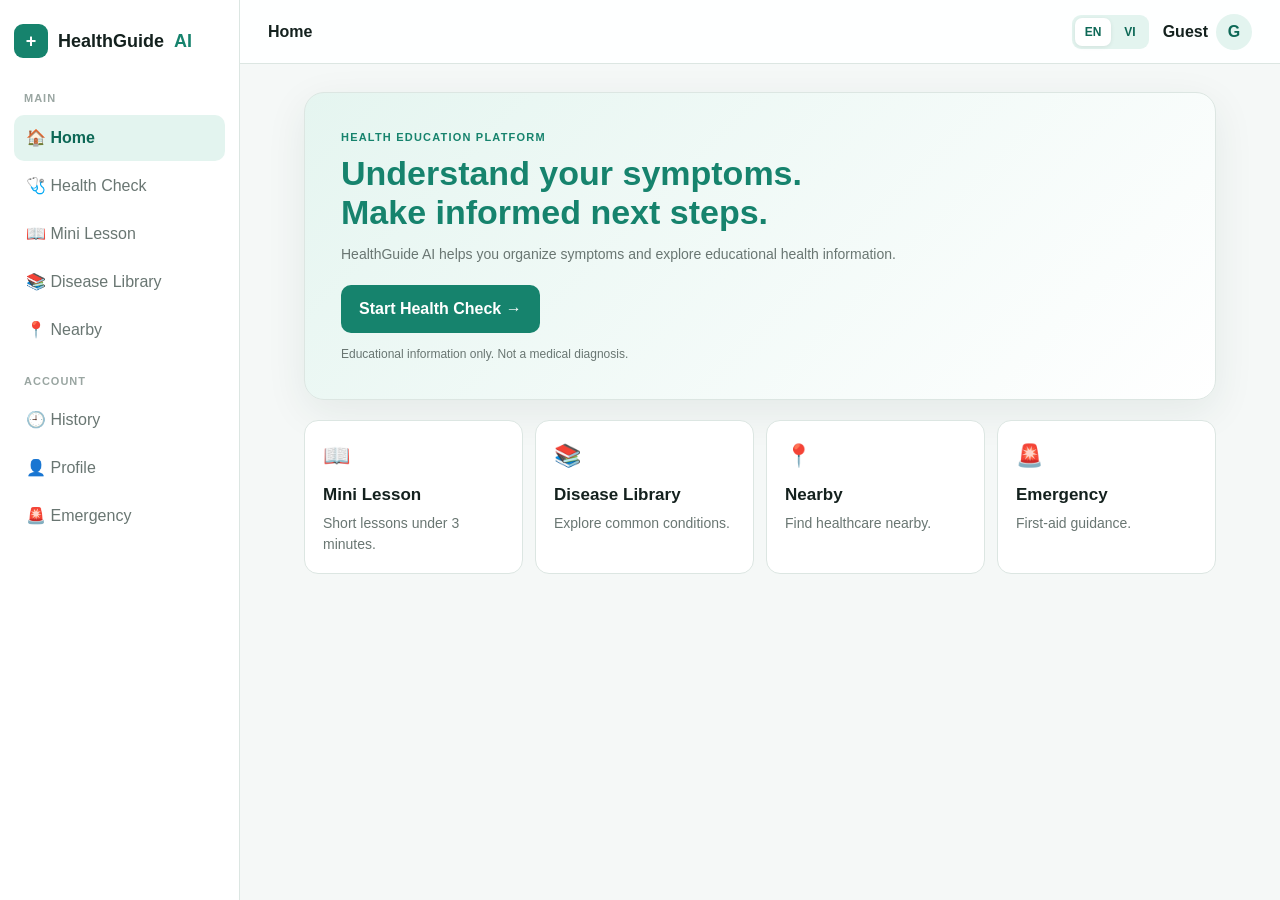
<file: web/index.html>
<!doctype html>
<html lang="en">
  <head>
    <meta charset="UTF-8" />
    <meta
      name="viewport"
      content="width=device-width, initial-scale=1.0, maximum-scale=1.0, user-scalable=no"
    />
    <title>HealthGuide AI</title>
    <link rel="stylesheet" href="style.css" />
  </head>
  <body>
    <div class="app">
      <div
        class="sidebar-overlay"
        id="sidebarOverlay"
        onclick="closeMobileSidebar()"
      ></div>
      <aside class="sidebar" id="sidebar">
        <div class="logo" onclick="tryNavigate('home')">
          <div class="logo-icon">+</div>
          HealthGuide <span>AI</span>
        </div>
        <div class="nav-title" data-i18n="navMain">MAIN</div>
        <button
          class="nav-item active"
          data-page="home"
          onclick="tryNavigate('home')"
        >
          🏠 <span data-i18n="home">Home</span>
        </button>
        <button
          class="nav-item nav-stay"
          data-page="health-check"
          onclick="startHealthCheck()"
        >
          🩺 <span data-i18n="healthCheck">Health Check</span>
        </button>
        <button
          class="nav-item"
          data-page="mini-lesson"
          onclick="tryNavigate('mini-lesson')"
        >
          📖 <span data-i18n="miniLesson">Mini Lesson</span>
        </button>
        <button
          class="nav-item"
          data-page="disease-library"
          onclick="tryNavigate('disease-library')"
        >
          📚 <span data-i18n="diseaseLibrary">Disease Library</span>
        </button>
        <button
          class="nav-item"
          data-page="nearby"
          onclick="tryNavigate('nearby')"
        >
          📍 <span data-i18n="nearbyHealthcare">Nearby</span>
        </button>
        <div class="nav-title" data-i18n="navAccount">ACCOUNT</div>
        <button
          class="nav-item"
          data-page="history"
          onclick="tryNavigate('history')"
        >
          🕘 <span data-i18n="history">History</span>
        </button>
        <button
          class="nav-item"
          data-page="profile"
          onclick="tryNavigate('profile')"
        >
          👤 <span data-i18n="profile">Profile</span>
        </button>
        <button
          class="nav-item"
          data-page="emergency"
          onclick="tryNavigateEmergency()"
        >
          🚨 <span data-i18n="emergency">Emergency</span>
        </button>
      </aside>

      <div class="main">
        <header class="topbar">
          <div style="display: flex; align-items: center">
            <button class="mobile-menu-btn" onclick="toggleMobileSidebar()">
              ☰
            </button>
            <div class="page-title" id="pageTitle">Home</div>
          </div>
          <div class="topbar-right">
            <div class="language-switch">
              <button id="langEN" class="active" onclick="changeLanguage('en')">
                EN
              </button>
              <button id="langVI" onclick="changeLanguage('vi')">VI</button>
            </div>
            <div class="user-mini">
              <strong id="topUserName">Guest</strong>
              <div class="avatar" id="topAvatar">G</div>
            </div>
          </div>
        </header>

        <div class="content">
          <div
            class="check-lock-banner"
            id="checkLockBanner"
            data-i18n="checkInProgress"
          >
            ⚠️ You are in a Health Check. Leaving will lose your progress.
          </div>

          <!-- HOME -->
          <section class="screen active" id="page-home">
            <div class="home-hero">
              <div class="eyebrow" data-i18n="healthEducation">
                HEALTH EDUCATION PLATFORM
              </div>
              <h1>
                <span data-i18n="heroTitle1">Understand your symptoms.</span
                ><br /><span data-i18n="heroTitle2"
                  >Make informed next steps.</span
                >
              </h1>
              <p class="muted" data-i18n="heroDescription">
                HealthGuide AI helps you organize symptoms and explore
                educational health information.
              </p>
              <div class="home-actions">
                <button
                  class="btn btn-primary"
                  onclick="startHealthCheck()"
                  data-i18n="startHealthCheck"
                >
                  Start Health Check →
                </button>
              </div>
              <div class="info-note" data-i18n="educationOnly">
                Educational information only. Not a medical diagnosis.
              </div>
            </div>
            <div class="home-grid">
              <div class="home-card" onclick="tryNavigate('mini-lesson')">
                <div class="home-icon">📖</div>
                <h3 data-i18n="miniLesson">Mini Lesson</h3>
                <p class="muted" data-i18n="miniLessonDesc">
                  Short lessons under 3 minutes.
                </p>
              </div>
              <div class="home-card" onclick="tryNavigate('disease-library')">
                <div class="home-icon">📚</div>
                <h3 data-i18n="diseaseLibrary">Disease Library</h3>
                <p class="muted" data-i18n="diseaseLibraryDesc">
                  Explore common conditions.
                </p>
              </div>
              <div class="home-card" onclick="tryNavigate('nearby')">
                <div class="home-icon">📍</div>
                <h3 data-i18n="nearbyHealthcare">Nearby</h3>
                <p class="muted" data-i18n="nearbyDesc">
                  Find healthcare nearby.
                </p>
              </div>
              <div class="home-card" onclick="tryNavigateEmergency()">
                <div class="home-icon">🚨</div>
                <h3 data-i18n="emergency">Emergency</h3>
                <p class="muted" data-i18n="emergencyDesc">
                  First-aid guidance.
                </p>
              </div>
            </div>
          </section>

          <!-- BODY -->
          <section class="screen" id="page-health-check">
            <div class="check-card">
              <div class="eyebrow" data-i18n="step1">
                HEALTH CHECK · STEP 1/4
              </div>
              <h2 data-i18n="whereProblem">Where is the problem?</h2>
              <p class="muted" data-i18n="selectBodyMap">
                Tap on the body area. The selected area will light up.
              </p>
              <div class="progress">
                <span class="active"></span><span></span><span></span
                ><span></span>
              </div>
              <div class="body-map-wrapper">
                <div class="body-svg-box">
                  <svg viewBox="0 0 220 560" xmlns="http://www.w3.org/2000/svg">
                    <ellipse
                      class="body-part"
                      data-area="Head"
                      cx="110"
                      cy="48"
                      rx="34"
                      ry="40"
                      onclick="selectBodyPart(this)"
                    />
                    <path
                      class="body-part"
                      data-area="Neck"
                      d="M96 86 Q110 92 124 86 L126 108 Q110 114 94 108 Z"
                      onclick="selectBodyPart(this)"
                    />
                    <path
                      class="body-part"
                      data-area="Chest"
                      d="M78 110 Q62 118 60 145 L60 200 Q110 212 160 200 L160 145 Q158 118 142 110 Q110 104 78 110 Z"
                      onclick="selectBodyPart(this)"
                    />
                    <path
                      class="body-part"
                      data-area="Abdomen"
                      d="M60 200 Q110 214 160 200 L154 275 Q110 286 66 275 Z"
                      onclick="selectBodyPart(this)"
                    />
                    <path
                      class="body-part"
                      data-area="Arm"
                      d="M60 125 Q42 132 34 160 Q28 190 32 215 L48 218 Q52 185 58 155 Z"
                      onclick="selectBodyPart(this)"
                    />
                    <ellipse
                      class="body-part"
                      data-area="Elbow"
                      cx="40"
                      cy="228"
                      rx="13"
                      ry="11"
                      onclick="selectBodyPart(this)"
                    />
                    <path
                      class="body-part"
                      data-area="Hand"
                      d="M32 236 Q26 260 28 290 Q30 308 44 310 Q52 300 50 275 Q48 250 46 238 Z"
                      onclick="selectBodyPart(this)"
                    />
                    <path
                      class="body-part"
                      data-area="Arm"
                      d="M160 125 Q178 132 186 160 Q192 190 188 215 L172 218 Q168 185 162 155 Z"
                      onclick="selectBodyPart(this)"
                    />
                    <ellipse
                      class="body-part"
                      data-area="Elbow"
                      cx="180"
                      cy="228"
                      rx="13"
                      ry="11"
                      onclick="selectBodyPart(this)"
                    />
                    <path
                      class="body-part"
                      data-area="Hand"
                      d="M188 236 Q194 260 192 290 Q190 308 176 310 Q168 300 170 275 Q172 250 174 238 Z"
                      onclick="selectBodyPart(this)"
                    />
                    <path
                      class="body-part"
                      data-area="Leg"
                      d="M68 275 Q88 282 100 275 L96 400 Q92 450 84 500 Q76 512 66 505 Q62 460 64 400 Z"
                      onclick="selectBodyPart(this)"
                    />
                    <path
                      class="body-part"
                      data-area="Leg"
                      d="M120 275 Q132 282 152 275 L156 400 Q158 460 154 505 Q144 512 136 500 Q128 450 124 400 Z"
                      onclick="selectBodyPart(this)"
                    />
                  </svg>
                </div>
                <div style="flex: 1; min-width: 220px">
                  <div
                    class="selected-display"
                    id="selectedDisplay"
                    data-i18n="noAreaSelected"
                  >
                    No area selected yet
                  </div>
                  <p
                    class="muted"
                    style="margin-bottom: 12px"
                    data-i18n="orTapBelow"
                  >
                    Or tap a label:
                  </p>
                  <div class="area-list">
                    <button
                      class="area-chip"
                      data-area="Head"
                      data-i18n="areaHead"
                      onclick="selectBodyByName('Head')"
                    >
                      Head
                    </button>
                    <button
                      class="area-chip"
                      data-area="Neck"
                      data-i18n="areaNeck"
                      onclick="selectBodyByName('Neck')"
                    >
                      Neck
                    </button>
                    <button
                      class="area-chip"
                      data-area="Chest"
                      data-i18n="areaChest"
                      onclick="selectBodyByName('Chest')"
                    >
                      Chest
                    </button>
                    <button
                      class="area-chip"
                      data-area="Abdomen"
                      data-i18n="areaAbdomen"
                      onclick="selectBodyByName('Abdomen')"
                    >
                      Abdomen
                    </button>
                    <button
                      class="area-chip"
                      data-area="Back"
                      data-i18n="areaBack"
                      onclick="selectBodyByName('Back')"
                    >
                      Back
                    </button>
                    <button
                      class="area-chip"
                      data-area="Arm"
                      data-i18n="areaArm"
                      onclick="selectBodyByName('Arm')"
                    >
                      Arm
                    </button>
                    <button
                      class="area-chip"
                      data-area="Elbow"
                      data-i18n="areaElbow"
                      onclick="selectBodyByName('Elbow')"
                    >
                      Elbow
                    </button>
                    <button
                      class="area-chip"
                      data-area="Hand"
                      data-i18n="areaHand"
                      onclick="selectBodyByName('Hand')"
                    >
                      Hand
                    </button>
                    <button
                      class="area-chip"
                      data-area="Leg"
                      data-i18n="areaLeg"
                      onclick="selectBodyByName('Leg')"
                    >
                      Leg
                    </button>
                    <button
                      class="area-chip"
                      data-area="Skin"
                      data-i18n="areaSkin"
                      onclick="selectBodyByName('Skin')"
                    >
                      Skin
                    </button>
                  </div>
                </div>
              </div>
              <div class="action-row">
                <button
                  class="btn btn-secondary"
                  onclick="requestExitCheck('home')"
                  data-i18n="exitCheck"
                >
                  Exit check
                </button>
                <button
                  class="btn btn-primary"
                  id="btnToCamera"
                  onclick="goToCamera()"
                  disabled
                  data-i18n="continue"
                >
                  Continue →
                </button>
              </div>
            </div>
          </section>

          <!-- CAMERA -->
          <section class="screen" id="page-camera">
            <div class="check-card">
              <div class="eyebrow" data-i18n="step2">
                HEALTH CHECK · STEP 2/4
              </div>
              <h2 data-i18n="scanAffected">Scan affected area</h2>
              <p class="muted" data-i18n="positionArea">
                Use live camera or upload a photo (optional).
              </p>
              <div class="progress">
                <span class="active"></span><span class="active"></span
                ><span></span><span></span>
              </div>
              <div class="camera-layout">
                <div class="camera-box" id="cameraBox">
                  <video id="cameraVideo" autoplay playsinline></video>
                  <img id="uploadedImage" alt="" />
                  <div class="camera-frame"></div>
                  <div class="camera-placeholder" id="cameraPlaceholder">
                    📷<br /><br /><span data-i18n="cameraOff"
                      >Camera is off</span
                    >
                  </div>
                </div>
                <div class="card">
                  <h3 data-i18n="cameraScanTitle">Camera & Photo</h3>
                  <div class="camera-actions">
                    <button
                      class="btn btn-primary"
                      id="cameraButton"
                      onclick="openCamera()"
                      data-i18n="openCamera"
                    >
                      Open Camera
                    </button>
                    <button
                      class="btn btn-secondary"
                      id="switchCameraBtn"
                      onclick="switchCamera()"
                      style="display: none"
                      data-i18n="switchCam"
                    >
                      🔄 Switch
                    </button>
                    <button
                      class="btn btn-secondary"
                      id="stopCameraButton"
                      onclick="stopCamera()"
                      style="display: none"
                      data-i18n="stopCamera"
                    >
                      Stop
                    </button>
                  </div>
                  <div style="margin-top: 12px">
                    <label
                      class="btn btn-secondary"
                      style="display: inline-flex; cursor: pointer"
                    >
                      📁 <span data-i18n="uploadPhoto">Upload Photo</span>
                      <input
                        type="file"
                        accept="image/*"
                        style="display: none"
                        onchange="handlePhotoUpload(event)"
                      />
                    </label>
                  </div>
                  <div
                    class="camera-status"
                    id="cameraStatus"
                    data-i18n="cameraStatusOff"
                  >
                    Camera is currently off.
                  </div>
                </div>
              </div>
              <div class="action-row">
                <button
                  class="btn btn-secondary"
                  onclick="
                    stopCamera();
                    openPage('health-check');
                  "
                  data-i18n="back"
                >
                  Back
                </button>
                <button
                  class="btn btn-primary"
                  onclick="goToAIChat()"
                  data-i18n="continue"
                >
                  Continue →
                </button>
              </div>
            </div>
          </section>

          <!-- AI CHAT -->
          <section class="screen" id="page-ai-chat">
            <div class="check-card">
              <div class="eyebrow" data-i18n="step3">
                HEALTH CHECK · STEP 3/4
              </div>
              <h2 data-i18n="aiInterview">AI Health Interview</h2>
              <p class="muted" data-i18n="aiInterviewDesc">
                The AI will ask a few questions about your symptoms.
              </p>
              <div class="progress">
                <span class="active"></span><span class="active"></span
                ><span class="active"></span><span></span>
              </div>
              <div class="ai-chat-container">
                <div class="ai-chat-header">
                  <div class="ai-avatar">AI</div>
                  <div>
                    <strong>HealthGuide AI</strong>
                    <div
                      class="muted"
                      style="font-size: 12px"
                      data-i18n="educationalAssistant"
                    >
                      Educational assistant
                    </div>
                  </div>
                </div>
                <div class="ai-chat-messages" id="aiChatMessages"></div>
                <div class="quick-replies" id="quickReplies"></div>
                <div class="ai-chat-input">
                  <input
                    id="aiChatInput"
                    data-i18n-placeholder="chatPlaceholder"
                    placeholder="Type your answer..."
                  />
                  <button
                    class="btn btn-primary"
                    onclick="sendAIChatMessage()"
                    data-i18n="send"
                  >
                    Send
                  </button>
                </div>
              </div>
              <div class="action-row">
                <button
                  class="btn btn-secondary"
                  onclick="openPage('camera')"
                  data-i18n="back"
                >
                  Back
                </button>
                <button
                  class="btn btn-primary"
                  id="btnToResult"
                  onclick="goToResult()"
                  disabled
                  data-i18n="seeResult"
                >
                  See Result →
                </button>
              </div>
            </div>
          </section>

          <!-- RESULT -->
          <section class="screen" id="page-results">
            <div class="check-card">
              <div class="eyebrow" data-i18n="step4">
                HEALTH CHECK · STEP 4/4
              </div>
              <h2 data-i18n="referenceResult">Reference Result</h2>
              <p class="muted" data-i18n="resultsSub">
                Educational information only. Not a diagnosis.
              </p>
              <div class="progress">
                <span class="active"></span><span class="active"></span
                ><span class="active"></span><span class="active"></span>
              </div>
              <div class="limited-note" id="resultsLimitedNote">
                ⚠️
                <span data-i18n="limitedNote"
                  >You skipped some information. Results may be less
                  accurate.</span
                >
              </div>
              <div class="result-card">
                <h3 data-i18n="explanation">Explanation</h3>
                <p id="resultExplanation">-</p>
              </div>
              <div class="result-card">
                <h3 data-i18n="supportingFactors">Supporting factors</h3>
                <ul
                  id="resultSupporting"
                  style="padding-left: 18px; font-size: 14px"
                ></ul>
              </div>
              <div class="result-card">
                <h3 data-i18n="recommendedAction">Recommended action</h3>
                <p id="resultAction">-</p>
              </div>
              <div
                class="result-card"
                style="border-color: #f5c6c0; background: #fff8f8"
              >
                <h3 style="color: var(--danger)" data-i18n="warningSigns">
                  Warning signs
                </h3>
                <ul
                  id="resultWarnings"
                  style="padding-left: 18px; font-size: 14px"
                ></ul>
              </div>
              <div
                class="result-card"
                id="facilitiesCard"
                style="display: none"
              >
                <h3 data-i18n="nearbyFacilities">
                  Nearby emergency facilities
                </h3>
                <div id="resultFacilities"></div>
              </div>
              <div class="notice">
                ⚠️ <strong data-i18n="noticeTitle">Important:</strong>
                <span id="resultUncertainty"></span>
              </div>
              <div class="result-card" style="margin-top: 14px">
                <h3 data-i18n="summary">Summary</h3>
                <p>
                  <strong data-i18n="bodyArea">Body Area:</strong>
                  <span id="resultBody">-</span>
                </p>
                <p>
                  <strong data-i18n="yourAnswers">Your answers:</strong>
                  <span id="resultAnswers">-</span>
                </p>
              </div>
              <div class="action-row">
                <button
                  class="btn btn-secondary"
                  onclick="finishCheckAndGo('home')"
                  data-i18n="backHome"
                >
                  Back to Home
                </button>
                <button
                  class="btn btn-primary"
                  onclick="startHealthCheck()"
                  data-i18n="newCheck"
                >
                  New Check
                </button>
              </div>
            </div>
          </section>

          <!-- MINI LESSON -->
          <section class="screen" id="page-mini-lesson">
            <div class="eyebrow" data-i18n="lessonEyebrow">QUICK LEARNING</div>
            <h2 data-i18n="miniLesson">Mini Lesson</h2>
            <p class="muted" data-i18n="miniLessonSub">
              Short lessons under 3 minutes.
            </p>
            <div class="lesson-grid">
              <div class="lesson-card" onclick="openLesson('cpr')">
                <span class="lesson-tag firstaid" data-i18n="tagFirstAid"
                  >FIRST AID</span
                >
                <h3 data-i18n="lessonCprTitle">CPR Basics</h3>
                <p class="muted" data-i18n="lessonCprDesc">Hands-only CPR.</p>
                <div class="lesson-time">
                  ⏱ ~2 <span data-i18n="min">min</span>
                </div>
              </div>
              <div class="lesson-card" onclick="openLesson('stroke')">
                <span class="lesson-tag emergency" data-i18n="tagEmergency"
                  >EMERGENCY</span
                >
                <h3 data-i18n="lessonStrokeTitle">Spot a Stroke (FAST)</h3>
                <p class="muted" data-i18n="lessonStrokeDesc">
                  Recognize stroke signs.
                </p>
                <div class="lesson-time">
                  ⏱ ~2 <span data-i18n="min">min</span>
                </div>
              </div>
              <div class="lesson-card" onclick="openLesson('choking')">
                <span class="lesson-tag firstaid" data-i18n="tagFirstAid"
                  >FIRST AID</span
                >
                <h3 data-i18n="lessonChokingTitle">Choking – Heimlich</h3>
                <p class="muted" data-i18n="lessonChokingDesc">
                  Help someone choking.
                </p>
                <div class="lesson-time">
                  ⏱ ~2 <span data-i18n="min">min</span>
                </div>
              </div>
              <div class="lesson-card" onclick="openLesson('dengue')">
                <span class="lesson-tag common" data-i18n="tagCommon"
                  >COMMON</span
                >
                <h3 data-i18n="lessonDengueTitle">Dengue Warning Signs</h3>
                <p class="muted" data-i18n="lessonDengueDesc">
                  When to seek care.
                </p>
                <div class="lesson-time">
                  ⏱ ~2.5 <span data-i18n="min">min</span>
                </div>
              </div>
              <div class="lesson-card" onclick="openLesson('burn')">
                <span class="lesson-tag firstaid" data-i18n="tagFirstAid"
                  >FIRST AID</span
                >
                <h3 data-i18n="lessonBurnTitle">Minor Burn Care</h3>
                <p class="muted" data-i18n="lessonBurnDesc">Small burn care.</p>
                <div class="lesson-time">
                  ⏱ ~1.5 <span data-i18n="min">min</span>
                </div>
              </div>
              <div class="lesson-card" onclick="openLesson('fever')">
                <span class="lesson-tag common" data-i18n="tagCommon"
                  >COMMON</span
                >
                <h3 data-i18n="lessonFeverTitle">Fever at Home</h3>
                <p class="muted" data-i18n="lessonFeverDesc">
                  Manage mild fever.
                </p>
                <div class="lesson-time">
                  ⏱ ~2 <span data-i18n="min">min</span>
                </div>
              </div>
            </div>
            <div class="lesson-detail" id="lessonDetail">
              <div class="lesson-content" id="lessonContent"></div>
              <div style="margin-top: 16px">
                <button
                  class="btn btn-secondary"
                  onclick="closeLesson()"
                  data-i18n="backToLessons"
                >
                  ← Back to lessons
                </button>
              </div>
            </div>
          </section>

          <!-- LIBRARY -->
          <section class="screen" id="page-disease-library">
            <div class="eyebrow" data-i18n="libraryEyebrow">KNOWLEDGE BASE</div>
            <h2 data-i18n="diseaseLibrary">Disease Library</h2>
            <p class="muted" data-i18n="libraryDesc">
              Explore educational guides.
            </p>
            <div class="search">
              <input
                id="diseaseSearchInput"
                data-i18n-placeholder="searchDiseases"
                placeholder="Search diseases..."
                oninput="filterDiseases()"
              />
            </div>
            <div class="grid-3" id="diseaseGrid" style="margin-top: 16px"></div>
            <div
              id="diseaseDetailCard"
              class="card"
              style="
                margin-top: 18px;
                display: none;
                border-color: var(--green);
              "
            >
              <div
                style="
                  display: flex;
                  justify-content: space-between;
                  align-items: center;
                "
              >
                <h3 id="detailTitle" style="color: var(--green-dark)"></h3>
                <button
                  class="btn btn-secondary"
                  onclick="closeDiseaseDetail()"
                  style="padding: 4px 10px"
                >
                  ✕
                </button>
              </div>
              <div
                id="detailContent"
                style="margin-top: 10px; font-size: 14px; line-height: 1.6"
              ></div>
            </div>
          </section>

          <!-- NEARBY -->
          <section class="screen" id="page-nearby">
            <div class="eyebrow" data-i18n="locatorEyebrow">LOCATOR</div>
            <h2 data-i18n="nearbyHealthcare">Nearby Healthcare</h2>
            <div
              class="card"
              style="margin-top: 16px; padding: 30px; text-align: center"
            >
              <button class="btn btn-primary" onclick="requestLocation()">
                📍 <span data-i18n="allowLocation">Allow Location</span>
              </button>
              <div
                id="locationStatus"
                class="muted"
                style="margin-top: 10px; font-size: 13px"
                data-i18n="locationNotRequested"
              >
                Location status: Not requested
              </div>
            </div>
          </section>

          <!-- HISTORY -->
          <section class="screen" id="page-history">
            <div class="eyebrow" data-i18n="historyEyebrow">LOGS</div>
            <h2 data-i18n="history">Health Check History</h2>
            <p class="muted" data-i18n="historySub">Previous assessments.</p>
            <div class="card" style="margin-top: 16px" id="historyList"></div>
          </section>

          <!-- PROFILE -->
          <section class="screen" id="page-profile">
            <div class="eyebrow" data-i18n="profileEyebrow">USER SETTINGS</div>
            <h2 data-i18n="profile">Profile</h2>
            <p class="muted" data-i18n="profileSub">
              Manage your personal information.
            </p>
            <div class="grid-2" style="margin-top: 16px">
              <div class="card">
                <h3 data-i18n="personalInfo">Personal Information</h3>
                <div style="margin: 12px 0">
                  <div class="avatar-upload" id="avatarPreview">
                    <span>👤</span
                    ><input
                      type="file"
                      accept="image/*"
                      onchange="handleAvatarUpload(event)"
                    />
                  </div>
                  <small class="muted" data-i18n="clickUpload"
                    >Click to upload avatar</small
                  >
                </div>
                <div class="form-group">
                  <label data-i18n="name">Name *</label
                  ><input id="profileName" oninput="validateProfile()" />
                  <div
                    class="error-text"
                    id="nameError"
                    data-i18n="errorName"
                  ></div>
                </div>
                <div class="form-group">
                  <label data-i18n="age">Age *</label
                  ><input
                    id="profileAge"
                    type="number"
                    min="1"
                    max="120"
                    oninput="validateProfile()"
                  />
                  <div
                    class="error-text"
                    id="ageError"
                    data-i18n="errorAge"
                  ></div>
                </div>
                <div class="form-group">
                  <label data-i18n="sex">Sex</label>
                  <select id="profileSex">
                    <option value="" data-i18n="select">Select</option>
                    <option value="Male" data-i18n="male">Male</option>
                    <option value="Female" data-i18n="female">Female</option>
                    <option value="Other" data-i18n="other">Other</option>
                  </select>
                </div>
                <div class="form-group">
                  <label data-i18n="height">Height (cm)</label
                  ><input
                    id="profileHeight"
                    type="number"
                    oninput="validateProfile()"
                  />
                  <div
                    class="error-text"
                    id="heightError"
                    data-i18n="errorHeight"
                  ></div>
                </div>
                <div class="form-group">
                  <label data-i18n="weight">Weight (kg)</label
                  ><input
                    id="profileWeight"
                    type="number"
                    oninput="validateProfile()"
                  />
                  <div
                    class="error-text"
                    id="weightError"
                    data-i18n="errorWeight"
                  ></div>
                </div>
              </div>
              <div class="card">
                <h3 data-i18n="healthInfo">Health Information</h3>
                <div class="form-group" style="margin-top: 12px">
                  <label data-i18n="existingConditions"
                    >Existing Conditions</label
                  ><input
                    id="profileConditions"
                    data-i18n-placeholder="phConditions"
                  />
                </div>
                <div class="form-group">
                  <label data-i18n="allergies">Allergies</label
                  ><input
                    id="profileAllergies"
                    data-i18n-placeholder="phAllergies"
                  />
                </div>
                <div class="form-group">
                  <label data-i18n="currentMedications"
                    >Current Medications</label
                  ><input id="profileMeds" />
                </div>
                <div class="form-group">
                  <label data-i18n="familyHistory">Family History</label
                  ><input id="profileFamily" />
                </div>
              </div>
            </div>
            <div style="margin-top: 16px">
              <button
                class="btn btn-primary"
                id="btnSaveProfile"
                onclick="saveProfile()"
                disabled
                data-i18n="saveProfile"
              >
                Save Profile
              </button>
            </div>
          </section>

          <!-- EMERGENCY -->
          <section class="screen" id="page-emergency">
            <div
              class="eyebrow"
              style="color: var(--danger)"
              data-i18n="emergencyEyebrow"
            >
              URGENT SUPPORT
            </div>
            <h2 data-i18n="emergency">Emergency Help</h2>
            <p class="muted" data-i18n="emergencySub">
              Select the situation. Call 115 first, then follow the steps.
            </p>
            <div id="emSelectView">
              <div class="em-situation-grid">
                <button class="em-card" onclick="openEmGuide('stroke')">
                  <div class="em-icon">🧠</div>
                  <h3 data-i18n="emStroke">Suspected Stroke</h3>
                  <p class="muted" data-i18n="emStrokeDesc">
                    Face droop, arm weakness, speech difficulty.
                  </p>
                </button>
                <button class="em-card" onclick="openEmGuide('cpr')">
                  <div class="em-icon">💓</div>
                  <h3 data-i18n="emCPR">Unresponsive / Not breathing</h3>
                  <p class="muted" data-i18n="emCPRDesc">
                    Not responding, not breathing normally.
                  </p>
                </button>
                <button class="em-card" onclick="openEmGuide('choking')">
                  <div class="em-icon">😮</div>
                  <h3 data-i18n="emChoking">Choking</h3>
                  <p class="muted" data-i18n="emChokingDesc">
                    Cannot speak, cough or breathe.
                  </p>
                </button>
              </div>
              <div
                class="card"
                style="
                  margin-top: 18px;
                  border-color: var(--danger);
                  background: #fff8f8;
                "
              >
                <p style="font-size: 14px" data-i18n="emGeneralNote">
                  If life-threatening, call <strong>115</strong> immediately.
                </p>
                <button
                  class="btn btn-danger"
                  style="margin-top: 12px"
                  onclick="showModal('callModal')"
                >
                  🚨 <span data-i18n="callEmergency">Call 115</span>
                </button>
              </div>
            </div>
            <div class="em-detail" id="emDetailView">
              <div class="call-banner">
                <h3 data-i18n="callFirst">1. Call 115 first</h3>
                <p data-i18n="callFirstText">
                  While waiting, follow the steps below.
                </p>
                <button
                  class="btn"
                  style="
                    background: white;
                    color: var(--danger);
                    font-weight: 700;
                  "
                  onclick="showModal('callModal')"
                >
                  🚨 <span data-i18n="callEmergency">Call 115</span>
                </button>
              </div>
              <div id="emGuideContent"></div>
              <div class="action-row" style="margin-top: 20px">
                <button
                  class="btn btn-secondary"
                  onclick="backToEmSelect()"
                  data-i18n="backToSituations"
                >
                  ← Back
                </button>
                <button
                  class="btn btn-primary"
                  onclick="tryNavigate('mini-lesson')"
                  data-i18n="relatedLesson"
                >
                  Related Mini Lesson
                </button>
              </div>
            </div>
          </section>
        </div>
      </div>
    </div>

    <!-- Exit confirm modal -->
    <div class="modal-overlay" id="exitCheckModal">
      <div class="modal">
        <h3 data-i18n="exitTitle">Leave Health Check?</h3>
        <p data-i18n="exitText">
          You are in the middle of a check. Leaving will clear selected area,
          answers and progress.
        </p>
        <div class="modal-actions">
          <button
            class="btn btn-secondary"
            onclick="closeModal('exitCheckModal')"
            data-i18n="stay"
          >
            Stay
          </button>
          <button
            class="btn btn-danger"
            onclick="confirmExitCheck()"
            data-i18n="leaveAnyway"
          >
            Leave anyway
          </button>
        </div>
      </div>
    </div>

    <div class="modal-overlay" id="profileChoiceModal">
      <div class="modal">
        <h3 data-i18n="profileChoiceTitle">Before starting</h3>
        <p data-i18n="profileChoiceText">
          Profile helps better results. You can skip, but results may be less
          accurate.
        </p>
        <div class="modal-actions">
          <button
            class="btn btn-secondary"
            onclick="skipProfileAndStart()"
            data-i18n="skipProfile"
          >
            Skip Profile
          </button>
          <button
            class="btn btn-primary"
            onclick="goToFillProfile()"
            data-i18n="fillProfile"
          >
            Fill Profile
          </button>
        </div>
      </div>
    </div>
    <div class="modal-overlay" id="messageModal">
      <div class="modal">
        <h3 id="messageModalTitle"></h3>
        <p id="messageModalText"></p>
        <div class="modal-actions">
          <button
            class="btn btn-primary"
            onclick="closeModal('messageModal')"
            data-i18n="ok"
          >
            OK
          </button>
        </div>
      </div>
    </div>
    <div class="modal-overlay" id="callModal">
      <div class="modal">
        <h3 data-i18n="callTitle">Call 115</h3>
        <p data-i18n="callText">
          Prototype only. In a real emergency, dial 115 on your phone.
        </p>
        <div class="modal-actions">
          <button
            class="btn btn-danger"
            onclick="closeModal('callModal')"
            data-i18n="ok"
          >
            OK
          </button>
        </div>
      </div>
    </div>

    <script>
      let currentLang = "en";
      let selectedBodyArea = "";
      let mediaStream = null;
      let currentFacingMode = "user";
      let aiChatStep = 0;
      let aiAnswers = [];
      let aiFinished = false;
      let isProfileCompleted = false;
      let skippedProfile = false;
      let isHealthCheckActive = false;
      let pendingNavigate = null;

      const AREA_LABELS = {
        en: {
          Head: "Head",
          Neck: "Neck",
          Chest: "Chest",
          Abdomen: "Abdomen",
          Back: "Back",
          Arm: "Arm",
          Elbow: "Elbow",
          Hand: "Hand",
          Leg: "Leg",
          Skin: "Skin",
        },
        vi: {
          Head: "Đầu",
          Neck: "Cổ",
          Chest: "Ngực",
          Abdomen: "Bụng",
          Back: "Lưng",
          Arm: "Cánh tay",
          Elbow: "Khủy tay",
          Hand: "Bàn tay",
          Leg: "Chân",
          Skin: "Da",
        },
      };
      const AI_QUESTIONS = {
        en: [
          "You selected <strong>{area}</strong>. How long have symptoms lasted?",
          "How severe? (Mild / Moderate / Severe)",
          "Getting worse, same, or improving?",
          "Any fever, fatigue, or nausea?",
          "Thank you. Enough for a reference summary.",
        ],
        vi: [
          "Bạn chọn vùng <strong>{area}</strong>. Triệu chứng khoảng bao lâu?",
          "Mức độ? (Nhẹ / Trung bình / Nặng)",
          "Nặng hơn, giữ nguyên hay đỡ hơn?",
          "Có sốt, mệt, buồn nôn không?",
          "Cảm ơn. Đã đủ thông tin tham khảo.",
        ],
      };
      const QUICK_OPTIONS = {
        en: [
          ["Today", "1–3 days", "More than a week"],
          ["Mild", "Moderate", "Severe"],
          ["Getting worse", "Same", "Improving"],
          ["Yes", "No", "Not sure"],
        ],
        vi: [
          ["Hôm nay", "1–3 ngày", "Hơn 1 tuần"],
          ["Nhẹ", "Trung bình", "Nặng"],
          ["Nặng hơn", "Giữ nguyên", "Đang đỡ"],
          ["Có", "Không", "Không chắc"],
        ],
      };
      let DISEASES = [];

      async function loadDiseasesFromAPI() {
        try {
          const res = await fetch("https://minions-qtug.onrender.com/api/diseases");
          const data = await res.json();
          DISEASES = data.map((d) => ({
            id: "d" + d.id,
            tag: "General",
            en: {
              name: d.name,
              desc: d.description,
              detail:
                d.description +
                "\n\nCauses: " +
                d.causes +
                "\n\nTreatment: " +
                d.treatment,
            },
            vi: {
              name: d.name,
              desc: d.description,
              detail:
                d.description +
                "\n\nNguyên nhân: " +
                d.causes +
                "\n\nĐiều trị: " +
                d.treatment,
            },
          }));
          renderDiseaseGrid();
        } catch (err) {
          console.error("Không lấy được dữ liệu bệnh:", err);
        }
      }
      const TAG_I18N = {
        en: {
          Viral: "Viral",
          Respiratory: "Respiratory",
          Chronic: "Chronic",
          Metabolic: "Metabolic",
          Neurological: "Neurological",
          Digestive: "Digestive",
          Allergy: "Allergy",
          General: "General",
        },
        vi: {
          Viral: "Virus",
          Respiratory: "Hô hấp",
          Chronic: "Mạn tính",
          Metabolic: "Chuyển hóa",
          Neurological: "Thần kinh",
          Digestive: "Tiêu hóa",
          Allergy: "Dị ứng",
          General: "Từ CSDL",
        },
      };
      const HISTORY_DATA = [
        {
          en: {
            date: "August 20, 2026",
            note: "Headache, Fatigue (Head)",
            badge: "Common Cold",
          },
          vi: {
            date: "20 tháng 8, 2026",
            note: "Đau đầu, mệt (Đầu)",
            badge: "Cảm lạnh",
          },
        },
        {
          en: {
            date: "August 12, 2026",
            note: "Chest discomfort (Chest)",
            badge: "Muscle strain",
          },
          vi: {
            date: "12 tháng 8, 2026",
            note: "Khó chịu ngực (Ngực)",
            badge: "Căng cơ",
          },
        },
        {
          en: {
            date: "July 28, 2026",
            note: "Skin rash (Skin)",
            badge: "Allergic reaction",
          },
          vi: {
            date: "28 tháng 7, 2026",
            note: "Phát ban (Da)",
            badge: "Phản ứng dị ứng",
          },
        },
      ];
      const LESSONS = {
        cpr: {
          en: `<h3>CPR – Hands-only</h3><ol><li>Call 115.</li><li>Hand on center of chest.</li><li>Push 100–120/min.</li><li>Continue until help arrives.</li></ol>`,
          vi: `<h3>CPR – Chỉ dùng tay</h3><ol><li>Gọi 115.</li><li>Tay giữa ngực.</li><li>Ấn 100–120 lần/phút.</li><li>Tiếp tục đến khi có hỗ trợ.</li></ol>`,
        },
        stroke: {
          en: `<h3>Stroke – FAST</h3><ul><li><strong>F</strong> Face droop</li><li><strong>A</strong> Arm weakness</li><li><strong>S</strong> Speech difficulty</li><li><strong>T</strong> Call 115</li></ul>`,
          vi: `<h3>Đột quỵ – FAST</h3><ul><li><strong>F</strong> Mặt xệ</li><li><strong>A</strong> Yếu tay</li><li><strong>S</strong> Nói khó</li><li><strong>T</strong> Gọi 115</li></ul>`,
        },
        choking: {
          en: `<h3>Choking – Heimlich</h3><ol><li>Ask if choking.</li><li>Fist above navel.</li><li>Thrust inward and up.</li></ol>`,
          vi: `<h3>Hóc – Heimlich</h3><ol><li>Hỏi có bị hóc không.</li><li>Nắm đấm trên rốn.</li><li>Đẩy vào trong và lên.</li></ol>`,
        },
        dengue: {
          en: `<h3>Dengue warning</h3><ul><li>Severe abdominal pain</li><li>Persistent vomiting</li><li>Bleeding</li><li>Extreme fatigue</li></ul>`,
          vi: `<h3>Cảnh báo sốt xuất huyết</h3><ul><li>Đau bụng dữ dội</li><li>Nôn nhiều</li><li>Chảy máu</li><li>Mệt lả</li></ul>`,
        },
        burn: {
          en: `<h3>Minor burn</h3><ol><li>Cool water 10–20 min.</li><li>No ice/butter.</li><li>Cover loosely.</li></ol>`,
          vi: `<h3>Bỏng nhẹ</h3><ol><li>Nước mát 10–20 phút.</li><li>Không đá/bơ.</li><li>Che nhẹ.</li></ol>`,
        },
        fever: {
          en: `<h3>Fever at home</h3><ul><li>Rest, fluids.</li><li>Light clothing.</li><li>Watch warning signs.</li></ul>`,
          vi: `<h3>Sốt tại nhà</h3><ul><li>Nghỉ ngơi, uống nước.</li><li>Mặc mỏng.</li><li>Theo dõi dấu hiệu nguy hiểm.</li></ul>`,
        },
      };
      const EM_GUIDES = {
        stroke: {
          en: `<h3 style="color:var(--danger)">Stroke – FAST</h3><div class="fast-box"><div class="fast-item"><strong>F</strong><span>Face</span></div><div class="fast-item"><strong>A</strong><span>Arms</span></div><div class="fast-item"><strong>S</strong><span>Speech</span></div><div class="fast-item"><strong>T</strong><span>115</span></div></div><ol class="step-list"><li>Call <strong>115</strong>.</li><li>Keep still. No food/drink.</li><li>Check breathing → CPR if needed.</li><li>Stay until help arrives.</li></ol>`,
          vi: `<h3 style="color:var(--danger)">Đột quỵ – FAST</h3><div class="fast-box"><div class="fast-item"><strong>F</strong><span>Mặt</span></div><div class="fast-item"><strong>A</strong><span>Tay</span></div><div class="fast-item"><strong>S</strong><span>Nói</span></div><div class="fast-item"><strong>T</strong><span>115</span></div></div><ol class="step-list"><li>Gọi <strong>115</strong>.</li><li>Nằm yên. Không ăn uống.</li><li>Kiểm tra thở → CPR nếu cần.</li><li>Ở bên đến khi có người đến.</li></ol>`,
        },
        cpr: {
          en: `<h3 style="color:var(--danger)">CPR</h3><ol class="step-list"><li>Call <strong>115</strong>.</li><li>Flat surface.</li><li>Hands on center of chest.</li><li>Push <strong>100–120/min</strong>.</li><li>Continue until help arrives.</li></ol>`,
          vi: `<h3 style="color:var(--danger)">CPR</h3><ol class="step-list"><li>Gọi <strong>115</strong>.</li><li>Mặt phẳng cứng.</li><li>Tay giữa ngực.</li><li>Ấn <strong>100–120 lần/phút</strong>.</li><li>Tiếp tục đến khi có hỗ trợ.</li></ol>`,
        },
        choking: {
          en: `<h3 style="color:var(--danger)">Choking</h3><ol class="step-list"><li>Confirm choking.</li><li>Call <strong>115</strong>.</li><li>Heimlich thrusts.</li><li>If unresponsive → CPR.</li></ol>`,
          vi: `<h3 style="color:var(--danger)">Hóc dị vật</h3><ol class="step-list"><li>Xác nhận bị hóc.</li><li>Gọi <strong>115</strong>.</li><li>Thủ thuật Heimlich.</li><li>Bất tỉnh → CPR.</li></ol>`,
        },
      };

      const translations = {
        en: {
          navMain: "MAIN",
          navAccount: "ACCOUNT",
          home: "Home",
          healthCheck: "Health Check",
          miniLesson: "Mini Lesson",
          diseaseLibrary: "Disease Library",
          nearbyHealthcare: "Nearby",
          history: "History",
          profile: "Profile",
          emergency: "Emergency",
          healthEducation: "HEALTH EDUCATION PLATFORM",
          heroTitle1: "Understand your symptoms.",
          heroTitle2: "Make informed next steps.",
          heroDescription:
            "HealthGuide AI helps you organize symptoms and explore educational health information.",
          startHealthCheck: "Start Health Check →",
          educationOnly:
            "Educational information only. Not a medical diagnosis.",
          miniLessonDesc: "Short lessons under 3 minutes.",
          diseaseLibraryDesc: "Explore common conditions.",
          nearbyDesc: "Find healthcare nearby.",
          emergencyDesc: "First-aid guidance.",
          step1: "HEALTH CHECK · STEP 1/4",
          step2: "HEALTH CHECK · STEP 2/4",
          step3: "HEALTH CHECK · STEP 3/4",
          step4: "HEALTH CHECK · STEP 4/4",
          whereProblem: "Where is the problem?",
          selectBodyMap: "Tap the body area. Selected area lights up.",
          noAreaSelected: "No area selected yet",
          orTapBelow: "Or tap a label:",
          areaHead: "Head",
          areaNeck: "Neck",
          areaChest: "Chest",
          areaAbdomen: "Abdomen",
          areaBack: "Back",
          areaArm: "Arm",
          areaElbow: "Elbow",
          areaHand: "Hand",
          areaLeg: "Leg",
          areaSkin: "Skin",
          back: "Back",
          continue: "Continue →",
          exitCheck: "Exit check",
          scanAffected: "Scan affected area",
          positionArea: "Live camera or upload photo (optional).",
          cameraOff: "Camera is off",
          cameraScanTitle: "Camera & Photo",
          openCamera: "Open Camera",
          switchCam: "🔄 Switch",
          stopCamera: "Stop",
          uploadPhoto: "Upload Photo",
          cameraStatusOff: "Camera is currently off.",
          aiInterview: "AI Health Interview",
          aiInterviewDesc: "AI will ask a few questions first.",
          educationalAssistant: "Educational assistant",
          send: "Send",
          seeResult: "See Result →",
          chatPlaceholder: "Type your answer...",
          referenceResult: "Reference Result",
          resultsSub: "Educational only. Not a diagnosis.",
          explanation: "Explanation",
          supportingFactors: "Supporting factors",
          recommendedAction: "Recommended action",
          warningSigns: "Warning signs",
          nearbyFacilities: "Nearby emergency facilities",
          summary: "Summary",
          bodyArea: "Body Area:",
          yourAnswers: "Your answers:",
          noticeTitle: "Important:",
          backHome: "Back to Home",
          newCheck: "New Check",
          limitedNote:
            "You skipped some information. Results may be less accurate.",
          lessonEyebrow: "QUICK LEARNING",
          miniLessonSub: "Short lessons under 3 minutes.",
          tagFirstAid: "FIRST AID",
          tagEmergency: "EMERGENCY",
          tagCommon: "COMMON",
          min: "min",
          lessonCprTitle: "CPR Basics",
          lessonCprDesc: "Hands-only CPR.",
          lessonStrokeTitle: "Spot a Stroke (FAST)",
          lessonStrokeDesc: "Recognize stroke signs.",
          lessonChokingTitle: "Choking – Heimlich",
          lessonChokingDesc: "Help someone choking.",
          lessonDengueTitle: "Dengue Warning Signs",
          lessonDengueDesc: "When to seek care.",
          lessonBurnTitle: "Minor Burn Care",
          lessonBurnDesc: "Small burn care.",
          lessonFeverTitle: "Fever at Home",
          lessonFeverDesc: "Manage mild fever.",
          backToLessons: "← Back to lessons",
          libraryEyebrow: "KNOWLEDGE BASE",
          libraryDesc: "Explore educational guides.",
          searchDiseases: "Search diseases...",
          locatorEyebrow: "LOCATOR",
          allowLocation: "Allow Location",
          locationNotRequested: "Location status: Not requested",
          historyEyebrow: "LOGS",
          historySub: "Previous assessments.",
          profileEyebrow: "USER SETTINGS",
          profileSub: "Manage your personal information.",
          personalInfo: "Personal Information",
          name: "Name *",
          age: "Age *",
          sex: "Sex",
          height: "Height (cm)",
          weight: "Weight (kg)",
          clickUpload: "Click to upload avatar",
          select: "Select",
          male: "Male",
          female: "Female",
          other: "Other",
          healthInfo: "Health Information",
          existingConditions: "Existing Conditions",
          allergies: "Allergies",
          currentMedications: "Current Medications",
          familyHistory: "Family History",
          phConditions: "e.g. Asthma",
          phAllergies: "e.g. Penicillin",
          saveProfile: "Save Profile",
          emergencyEyebrow: "URGENT SUPPORT",
          emergencySub: "Select situation. Call 115 first, then follow steps.",
          emStroke: "Suspected Stroke",
          emStrokeDesc: "Face droop, arm weakness, speech difficulty.",
          emCPR: "Unresponsive / Not breathing",
          emCPRDesc: "Not responding, not breathing normally.",
          emChoking: "Choking",
          emChokingDesc: "Cannot speak, cough or breathe.",
          emGeneralNote: "If life-threatening, call 115 immediately.",
          callEmergency: "Call 115",
          callFirst: "1. Call 115 first",
          callFirstText: "While waiting, follow the steps below.",
          backToSituations: "← Back",
          relatedLesson: "Related Mini Lesson",
          errorName: "Name is required.",
          errorAge: "Age must be 1–120.",
          errorHeight: "Invalid height.",
          errorWeight: "Invalid weight.",
          profileChoiceTitle: "Before starting",
          profileChoiceText:
            "Profile helps better results. You can skip, but results may be less accurate.",
          skipProfile: "Skip Profile",
          fillProfile: "Fill Profile",
          callTitle: "Call 115",
          callText: "Prototype only. In a real emergency, dial 115.",
          ok: "OK",
          profileSaved: "Profile saved!",
          guest: "Guest",
          checkInProgress:
            "⚠️ You are in a Health Check. Leaving will lose your progress.",
          exitTitle: "Leave Health Check?",
          exitText:
            "You are in the middle of a check. Leaving will clear selected area, answers and progress.",
          stay: "Stay",
          leaveAnyway: "Leave anyway",
        },
        vi: {
          navMain: "CHÍNH",
          navAccount: "TÀI KHOẢN",
          home: "Trang chủ",
          healthCheck: "Kiểm tra sức khỏe",
          miniLesson: "Bài học ngắn",
          diseaseLibrary: "Thư viện bệnh học",
          nearbyHealthcare: "Gần đây",
          history: "Lịch sử",
          profile: "Hồ sơ",
          emergency: "Khẩn cấp",
          healthEducation: "NỀN TẢNG GIÁO DỤC SỨC KHỎE",
          heroTitle1: "Hiểu rõ triệu chứng của bạn.",
          heroTitle2: "Đưa ra bước đi tiếp theo phù hợp.",
          heroDescription:
            "HealthGuide AI giúp bạn tổ chức triệu chứng và khám phá thông tin sức khỏe giáo dục.",
          startHealthCheck: "Bắt đầu kiểm tra →",
          educationOnly:
            "Thông tin giáo dục mang tính tham khảo. Không phải chẩn đoán y khoa.",
          miniLessonDesc: "Bài học ngắn dưới 3 phút.",
          diseaseLibraryDesc: "Khám phá các tình trạng phổ biến.",
          nearbyDesc: "Tìm cơ sở y tế gần bạn.",
          emergencyDesc: "Hướng dẫn sơ cứu.",
          step1: "KIỂM TRA · BƯỚC 1/4",
          step2: "KIỂM TRA · BƯỚC 2/4",
          step3: "KIỂM TRA · BƯỚC 3/4",
          step4: "KIỂM TRA · BƯỚC 4/4",
          whereProblem: "Vấn đề ở khu vực nào?",
          selectBodyMap: "Chạm vào vùng cơ thể. Vùng chọn sẽ sáng lên.",
          noAreaSelected: "Chưa chọn vùng nào",
          orTapBelow: "Hoặc chọn nhãn:",
          areaHead: "Đầu",
          areaNeck: "Cổ",
          areaChest: "Ngực",
          areaAbdomen: "Bụng",
          areaBack: "Lưng",
          areaArm: "Cánh tay",
          areaElbow: "Khủy tay",
          areaHand: "Bàn tay",
          areaLeg: "Chân",
          areaSkin: "Da",
          back: "Quay lại",
          continue: "Tiếp tục →",
          exitCheck: "Thoát kiểm tra",
          scanAffected: "Quét vùng bị ảnh hưởng",
          positionArea: "Camera hoặc tải ảnh (không bắt buộc).",
          cameraOff: "Camera đang tắt",
          cameraScanTitle: "Camera & Ảnh",
          openCamera: "Mở Camera",
          switchCam: "🔄 Đổi cam",
          stopCamera: "Tắt",
          uploadPhoto: "Tải ảnh lên",
          cameraStatusOff: "Camera hiện đang tắt.",
          aiInterview: "Phỏng vấn sức khỏe AI",
          aiInterviewDesc: "AI sẽ hỏi trước một vài câu.",
          educationalAssistant: "Trợ lý giáo dục",
          send: "Gửi",
          seeResult: "Xem kết quả →",
          chatPlaceholder: "Nhập câu trả lời...",
          referenceResult: "Kết quả tham khảo",
          resultsSub: "Chỉ thông tin giáo dục. Không phải chẩn đoán.",
          explanation: "Giải thích",
          supportingFactors: "Yếu tố hỗ trợ",
          recommendedAction: "Hành động đề xuất",
          warningSigns: "Dấu hiệu cảnh báo",
          nearbyFacilities: "Cơ sở cấp cứu gần đây",
          summary: "Tóm tắt",
          bodyArea: "Vùng cơ thể:",
          yourAnswers: "Câu trả lời của bạn:",
          noticeTitle: "Lưu ý:",
          backHome: "Về trang chủ",
          newCheck: "Kiểm tra mới",
          limitedNote:
            "Bạn đã bỏ qua một số thông tin. Kết quả có thể kém chính xác hơn.",
          lessonEyebrow: "HỌC NHANH",
          miniLessonSub: "Bài học ngắn dưới 3 phút.",
          tagFirstAid: "SƠ CỨU",
          tagEmergency: "CẤP CỨU",
          tagCommon: "THƯỜNG GẶP",
          min: "phút",
          lessonCprTitle: "CPR cơ bản",
          lessonCprDesc: "CPR chỉ dùng tay.",
          lessonStrokeTitle: "Nhận biết đột quỵ (FAST)",
          lessonStrokeDesc: "Nhận dấu hiệu đột quỵ.",
          lessonChokingTitle: "Hóc dị vật – Heimlich",
          lessonChokingDesc: "Giúp người bị hóc.",
          lessonDengueTitle: "Dấu hiệu sốt xuất huyết",
          lessonDengueDesc: "Khi nào cần đi khám.",
          lessonBurnTitle: "Xử lý bỏng nhẹ",
          lessonBurnDesc: "Cách xử lý bỏng nhỏ.",
          lessonFeverTitle: "Xử lý sốt tại nhà",
          lessonFeverDesc: "Quản lý sốt nhẹ.",
          backToLessons: "← Về danh sách bài học",
          libraryEyebrow: "CƠ SỞ KIẾN THỨC",
          libraryDesc: "Khám phá hướng dẫn giáo dục.",
          searchDiseases: "Tìm bệnh...",
          locatorEyebrow: "ĐỊNH VỊ",
          allowLocation: "Cho phép vị trí",
          locationNotRequested: "Trạng thái vị trí: Chưa yêu cầu",
          historyEyebrow: "NHẬT KÝ",
          historySub: "Các lần đánh giá trước.",
          profileEyebrow: "CÀI ĐẶT",
          profileSub: "Quản lý thông tin cá nhân.",
          personalInfo: "Thông tin cá nhân",
          name: "Họ tên *",
          age: "Tuổi *",
          sex: "Giới tính",
          height: "Chiều cao (cm)",
          weight: "Cân nặng (kg)",
          clickUpload: "Bấm để tải ảnh đại diện",
          select: "Chọn",
          male: "Nam",
          female: "Nữ",
          other: "Khác",
          healthInfo: "Thông tin sức khỏe",
          existingConditions: "Bệnh lý nền",
          allergies: "Dị ứng",
          currentMedications: "Thuốc đang dùng",
          familyHistory: "Tiền sử gia đình",
          phConditions: "vd: Hen suyễn",
          phAllergies: "vd: Penicillin",
          saveProfile: "Lưu hồ sơ",
          emergencyEyebrow: "HỖ TRỢ KHẨN CẤP",
          emergencySub: "Chọn tình huống. Gọi 115 trước, rồi làm theo bước.",
          emStroke: "Nghi ngờ đột quỵ",
          emStrokeDesc: "Mặt xệ, yếu tay, nói khó.",
          emCPR: "Không đáp ứng / Không thở",
          emCPRDesc: "Không đáp ứng, không thở bình thường.",
          emChoking: "Hóc dị vật",
          emChokingDesc: "Không nói, ho hoặc thở được.",
          emGeneralNote: "Nếu nguy hiểm đến tính mạng, gọi 115 ngay.",
          callEmergency: "Gọi 115",
          callFirst: "1. Gọi 115 trước",
          callFirstText: "Trong khi chờ, làm theo các bước dưới.",
          backToSituations: "← Quay lại",
          relatedLesson: "Bài học liên quan",
          errorName: "Vui lòng nhập họ tên.",
          errorAge: "Tuổi từ 1–120.",
          errorHeight: "Chiều cao không hợp lệ.",
          errorWeight: "Cân nặng không hợp lệ.",
          profileChoiceTitle: "Trước khi bắt đầu",
          profileChoiceText:
            "Profile giúp kết quả tốt hơn. Có thể bỏ qua nhưng kết quả kém chính xác hơn.",
          skipProfile: "Bỏ qua Profile",
          fillProfile: "Điền Profile",
          callTitle: "Gọi 115",
          callText:
            "Đây là prototype. Khẩn cấp thật hãy gọi 115 trên điện thoại.",
          ok: "OK",
          profileSaved: "Đã lưu hồ sơ!",
          guest: "Khách",
          checkInProgress:
            "⚠️ Bạn đang trong Health Check. Thoát sẽ mất tiến trình.",
          exitTitle: "Thoát kiểm tra?",
          exitText:
            "Bạn đang kiểm tra giữa chừng. Thoát sẽ xóa vùng đã chọn, câu trả lời và tiến trình.",
          stay: "Ở lại",
          leaveAnyway: "Vẫn thoát",
        },
      };

      function setCheckActive(active) {
        isHealthCheckActive = active;
        document.getElementById("sidebar").classList.toggle("locked", active);
        document
          .getElementById("checkLockBanner")
          .classList.toggle("show", active);
      }
      function tryNavigate(pageId) {
        if (isHealthCheckActive && pageId !== "health-check") {
          pendingNavigate = pageId;
          showModal("exitCheckModal");
          return;
        }
        openPage(pageId);
      }
      function tryNavigateEmergency() {
        if (isHealthCheckActive) {
          pendingNavigate = "emergency";
          showModal("exitCheckModal");
          return;
        }
        openEmergency();
      }
      function requestExitCheck(pageId) {
        pendingNavigate = pageId || "home";
        showModal("exitCheckModal");
      }
      function confirmExitCheck() {
        closeModal("exitCheckModal");
        clearHealthCheckData();
        setCheckActive(false);
        const dest = pendingNavigate || "home";
        pendingNavigate = null;
        if (dest === "emergency") openEmergency();
        else openPage(dest);
      }
      function finishCheckAndGo(pageId) {
        setCheckActive(false);
        clearHealthCheckData();
        openPage(pageId);
      }
      function clearHealthCheckData() {
        selectedBodyArea = "";
        aiChatStep = 0;
        aiAnswers = [];
        aiFinished = false;
        stopCamera();
        document
          .querySelectorAll(".body-part")
          .forEach((p) => p.classList.remove("selected"));
        document
          .querySelectorAll(".area-chip")
          .forEach((c) => c.classList.remove("active"));
      }

      function toggleMobileSidebar() {
        document.getElementById("sidebar").classList.toggle("open");
        document.getElementById("sidebarOverlay").classList.toggle("active");
      }
      function closeMobileSidebar() {
        document.getElementById("sidebar").classList.remove("open");
        document.getElementById("sidebarOverlay").classList.remove("active");
      }
      function showModal(id) {
        document.getElementById(id).classList.add("show");
      }
      function closeModal(id) {
        document.getElementById(id).classList.remove("show");
      }
      function showMessage(title, text) {
        document.getElementById("messageModalTitle").innerText = title;
        document.getElementById("messageModalText").innerText = text;
        showModal("messageModal");
      }

      function changeLanguage(lang) {
        currentLang = lang;
        document
          .getElementById("langEN")
          .classList.toggle("active", lang === "en");
        document
          .getElementById("langVI")
          .classList.toggle("active", lang === "vi");
        document.querySelectorAll("[data-i18n]").forEach((el) => {
          const key = el.getAttribute("data-i18n");
          if (translations[lang][key]) el.innerText = translations[lang][key];
        });
        document.querySelectorAll("[data-i18n-placeholder]").forEach((el) => {
          const key = el.getAttribute("data-i18n-placeholder");
          if (translations[lang][key]) el.placeholder = translations[lang][key];
        });
        if (selectedBodyArea)
          document.getElementById("selectedDisplay").innerText =
            AREA_LABELS[lang][selectedBodyArea];
        else
          document.getElementById("selectedDisplay").innerText =
            translations[lang].noAreaSelected;
        renderDiseaseGrid();
        renderHistory();
        const n = document.getElementById("topUserName").innerText;
        if (n === "Guest" || n === "Khách")
          document.getElementById("topUserName").innerText =
            translations[lang].guest;
      }

      function openPage(pageId) {
        document
          .querySelectorAll(".screen")
          .forEach((s) => s.classList.remove("active"));
        const target = document.getElementById("page-" + pageId);
        if (target) target.classList.add("active");
        document.querySelectorAll(".sidebar .nav-item").forEach((btn) => {
          btn.classList.toggle(
            "active",
            btn.getAttribute("data-page") === pageId,
          );
        });
        const activeNav = document.querySelector(
          `.sidebar .nav-item[data-page="${pageId}"]`,
        );
        if (activeNav) {
          document.getElementById("pageTitle").innerText =
            activeNav.querySelector("[data-i18n]")?.innerText || pageId;
        }
        closeMobileSidebar();
        window.scrollTo({ top: 0, behavior: "smooth" });
      }

      function startHealthCheck() {
        if (!isProfileCompleted) {
          showModal("profileChoiceModal");
          return;
        }
        beginHealthCheckFlow();
      }
      function goToFillProfile() {
        closeModal("profileChoiceModal");
        openPage("profile");
      }
      function skipProfileAndStart() {
        closeModal("profileChoiceModal");
        skippedProfile = true;
        isProfileCompleted = true;
        beginHealthCheckFlow();
      }
      function beginHealthCheckFlow() {
        clearHealthCheckData();
        document.getElementById("selectedDisplay").innerText =
          translations[currentLang].noAreaSelected;
        document.getElementById("btnToCamera").disabled = true;
        document.getElementById("btnToResult").disabled = true;
        document.getElementById("resultsLimitedNote").classList.remove("show");
        setCheckActive(true);
        openPage("health-check");
      }

      function selectBodyPart(el) {
        selectBodyByName(el.getAttribute("data-area"));
      }
      function selectBodyByName(area) {
        selectedBodyArea = area;
        document
          .querySelectorAll(".body-part")
          .forEach((p) => p.classList.remove("selected"));
        document
          .querySelectorAll(".area-chip")
          .forEach((c) => c.classList.remove("active"));
        document
          .querySelectorAll(`.body-part[data-area="${area}"]`)
          .forEach((p) => p.classList.add("selected"));
        document
          .querySelectorAll(`.area-chip[data-area="${area}"]`)
          .forEach((c) => c.classList.add("active"));
        document.getElementById("selectedDisplay").innerText =
          AREA_LABELS[currentLang][area];
        document.getElementById("btnToCamera").disabled = false;
      }
      function goToCamera() {
        if (!selectedBodyArea) return;
        openPage("camera");
      }

      async function openCamera() {
        stopCamera();
        try {
          mediaStream = await navigator.mediaDevices.getUserMedia({
            video: { facingMode: { ideal: currentFacingMode } },
            audio: false,
          });
          const video = document.getElementById("cameraVideo");
          video.srcObject = mediaStream;
          video.style.transform =
            currentFacingMode === "user" ? "scaleX(-1)" : "none";
          document.getElementById("cameraBox").classList.add("camera-active");
          document.getElementById("cameraBox").classList.remove("has-image");
          document.getElementById("cameraPlaceholder").style.display = "none";
          document.getElementById("cameraButton").style.display = "none";
          document.getElementById("stopCameraButton").style.display =
            "inline-flex";
          document.getElementById("switchCameraBtn").style.display =
            "inline-flex";
          document.getElementById("cameraStatus").innerText =
            currentLang === "vi"
              ? "Camera đang hoạt động."
              : "Camera is active.";
        } catch (e) {
          document.getElementById("cameraStatus").innerText =
            currentLang === "vi"
              ? "Không thể mở camera."
              : "Cannot open camera.";
        }
      }
      function switchCamera() {
        currentFacingMode =
          currentFacingMode === "user" ? "environment" : "user";
        openCamera();
      }
      function stopCamera() {
        if (mediaStream) {
          mediaStream.getTracks().forEach((t) => t.stop());
          mediaStream = null;
        }
        document.getElementById("cameraVideo").srcObject = null;
        document.getElementById("cameraBox").classList.remove("camera-active");
        document.getElementById("cameraPlaceholder").style.display = "block";
        document.getElementById("cameraButton").style.display = "inline-flex";
        document.getElementById("stopCameraButton").style.display = "none";
        document.getElementById("switchCameraBtn").style.display = "none";
        document.getElementById("cameraStatus").innerText =
          translations[currentLang].cameraStatusOff;
      }
      function handlePhotoUpload(e) {
        const file = e.target.files[0];
        if (!file) return;
        stopCamera();
        const reader = new FileReader();
        reader.onload = function (ev) {
          document.getElementById("uploadedImage").src = ev.target.result;
          document.getElementById("cameraBox").classList.add("has-image");
          document.getElementById("cameraPlaceholder").style.display = "none";
          document.getElementById("cameraStatus").innerText =
            currentLang === "vi" ? "Đã tải ảnh lên." : "Photo uploaded.";
        };
        reader.readAsDataURL(file);
      }

      let allSymptoms = [];
      let selectedSymptomIds = [];

      async function goToAIChat() {
        stopCamera();
        openPage("ai-chat");
        document.getElementById("aiChatMessages").innerHTML = "";
        document.getElementById("quickReplies").innerHTML = "";
        selectedSymptomIds = [];
        aiAnswers = [];
        aiFinished = false;
        document.getElementById("btnToResult").disabled = true;

        const botMsg = document.createElement("div");
        botMsg.className = "ai-msg bot";
        botMsg.innerText =
          currentLang === "vi"
            ? "Bạn đang gặp những triệu chứng nào? (có thể chọn nhiều)"
            : "Which symptoms are you experiencing? (you can pick more than one)";
        document.getElementById("aiChatMessages").appendChild(botMsg);

        try {
          const res = await fetch("https://minions-qtug.onrender.com/api/symptoms");
          allSymptoms = await res.json();
          renderSymptomChoices();
        } catch (err) {
          console.error("Không lấy được danh sách triệu chứng:", err);
        }
      }

      function renderSymptomChoices() {
        const quick = document.getElementById("quickReplies");
        quick.innerHTML = "";
        allSymptoms.forEach((s) => {
          const btn = document.createElement("button");
          btn.className = "quick-reply";
          btn.innerText = s.name;
          btn.onclick = () => toggleSymptom(s.id, btn);
          quick.appendChild(btn);
        });

        const doneBtn = document.createElement("button");
        doneBtn.className = "quick-reply";
        doneBtn.innerText =
          currentLang === "vi" ? "✓ Xong, tìm bệnh" : "✓ Done, find diseases";
        doneBtn.onclick = finishSymptomSelection;
        quick.appendChild(doneBtn);
      }

      function toggleSymptom(id, btn) {
        const index = selectedSymptomIds.indexOf(id);
        if (index === -1) {
          selectedSymptomIds.push(id);
          btn.style.background = "var(--green)";
          btn.style.color = "#fff";
        } else {
          selectedSymptomIds.splice(index, 1);
          btn.style.background = "";
          btn.style.color = "";
        }
      }

      function finishSymptomSelection() {
        if (selectedSymptomIds.length === 0) {
          showMessage(
            currentLang === "vi"
              ? "Chưa chọn triệu chứng"
              : "No symptoms selected",
            currentLang === "vi"
              ? "Vui lòng chọn ít nhất 1 triệu chứng."
              : "Please select at least 1 symptom.",
          );
          return;
        }
        const chosenNames = allSymptoms
          .filter((s) => selectedSymptomIds.includes(s.id))
          .map((s) => s.name);
        addUserMessage(chosenNames.join(", "));
        aiAnswers = chosenNames;
        document.getElementById("quickReplies").innerHTML = "";
        aiFinished = true;
        document.getElementById("btnToResult").disabled = false;
      }
      function askNextAIQuestion() {
        const areaLabel =
          AREA_LABELS[currentLang][selectedBodyArea] || selectedBodyArea;
        const q = AI_QUESTIONS[currentLang][aiChatStep].replace(
          "{area}",
          areaLabel,
        );
        const botMsg = document.createElement("div");
        botMsg.className = "ai-msg bot";
        botMsg.innerHTML = q;
        document.getElementById("aiChatMessages").appendChild(botMsg);
        document.getElementById("aiChatMessages").scrollTop = 9999;
        const quick = document.getElementById("quickReplies");
        quick.innerHTML = "";
        if (aiChatStep < 4) {
          (QUICK_OPTIONS[currentLang][aiChatStep] || []).forEach((opt) => {
            const btn = document.createElement("button");
            btn.className = "quick-reply";
            btn.innerText = opt;
            btn.onclick = () => answerWithQuick(opt);
            quick.appendChild(btn);
          });
        } else {
          aiFinished = true;
          document.getElementById("btnToResult").disabled = false;
        }
      }
      function answerWithQuick(text) {
        addUserMessage(text);
        aiAnswers.push(text);
        document.getElementById("quickReplies").innerHTML = "";
        aiChatStep++;
        if (aiChatStep < AI_QUESTIONS[currentLang].length)
          setTimeout(() => askNextAIQuestion(), 400);
      }
      function sendAIChatMessage() {
        const input = document.getElementById("aiChatInput");
        const text = input.value.trim();
        if (!text || aiFinished) return;
        addUserMessage(text);
        aiAnswers.push(text);
        input.value = "";
        document.getElementById("quickReplies").innerHTML = "";
        aiChatStep++;
        if (aiChatStep < AI_QUESTIONS[currentLang].length)
          setTimeout(() => askNextAIQuestion(), 400);
        else {
          aiFinished = true;
          document.getElementById("btnToResult").disabled = false;
        }
      }
      function addUserMessage(text) {
        const msg = document.createElement("div");
        msg.className = "ai-msg user";
        msg.innerText = text;
        document.getElementById("aiChatMessages").appendChild(msg);
        document.getElementById("aiChatMessages").scrollTop = 9999;
      }

      async function goToResult() {
        const areaLabel =
          AREA_LABELS[currentLang][selectedBodyArea] || selectedBodyArea;

        let diseases = [];
        try {
          const res = await fetch(
            "https://minions-qtug.onrender.com/api/diseases-by-symptoms?symptom_ids=" +
              selectedSymptomIds.join(","),
          );
          diseases = await res.json();
        } catch (err) {
          console.error("Không lấy được danh sách bệnh:", err);
        }

        if (diseases.length === 0) {
          document.getElementById("resultExplanation").innerText =
            currentLang === "vi"
              ? "Không tìm thấy bệnh nào khớp với các triệu chứng đã chọn."
              : "No matching condition found for the selected symptoms.";
          document.getElementById("resultAction").innerText = "-";
          document.getElementById("resultSupporting").innerHTML = "";
        } else {
          const topDisease = diseases[0];
          document.getElementById("resultExplanation").innerText =
            topDisease.name + " — " + topDisease.description;
          document.getElementById("resultAction").innerText =
            topDisease.treatment;
          document.getElementById("resultSupporting").innerHTML = diseases
            .map(
              (d) =>
                `<li>${d.name} (${currentLang === "vi" ? "khớp" : "matched"} ${d.match_count} ${currentLang === "vi" ? "triệu chứng" : "symptom(s)"})</li>`,
            )
            .join("");
        }

        document.getElementById("resultUncertainty").innerText =
          currentLang === "vi"
            ? "AI không chẩn đoán y khoa. Chỉ thông tin giáo dục tham khảo."
            : "AI does not diagnose. Educational reference only.";
        document.getElementById("resultWarnings").innerHTML = (
          currentLang === "vi"
            ? ["Khó thở nặng", "Đau ngực dữ dội", "Ngất"]
            : ["Severe shortness of breath", "Severe chest pain", "Fainting"]
        )
          .map((w) => `<li>${w}</li>`)
          .join("");
        document.getElementById("facilitiesCard").style.display = "none";
        document.getElementById("resultBody").innerText = areaLabel;
        document.getElementById("resultAnswers").innerText =
          aiAnswers.join(" · ") || "-";
        document
          .getElementById("resultsLimitedNote")
          .classList.toggle("show", skippedProfile);
        setCheckActive(false);
        openPage("results");
      }

      function renderDiseaseGrid() {
        document.getElementById("diseaseGrid").innerHTML = DISEASES.map((d) => {
          const t = d[currentLang];
          return `<div class="card disease-card" onclick="openDiseaseDetail('${d.id}')"><h3>${t.name}</h3><p class="muted">${t.desc}</p><span class="disease-tag">${TAG_I18N[currentLang][d.tag]}</span></div>`;
        }).join("");
      }
      function filterDiseases() {
        const q = document
          .getElementById("diseaseSearchInput")
          .value.toLowerCase();
        document.querySelectorAll("#diseaseGrid .disease-card").forEach((c) => {
          c.style.display = c.textContent.toLowerCase().includes(q)
            ? "block"
            : "none";
        });
      }
      function openDiseaseDetail(id) {
        const d = DISEASES.find((x) => x.id === id);
        if (!d) return;
        document.getElementById("detailTitle").innerText = d[currentLang].name;
        document.getElementById("detailContent").innerText =
          d[currentLang].detail;
        document.getElementById("diseaseDetailCard").style.display = "block";
      }
      function closeDiseaseDetail() {
        document.getElementById("diseaseDetailCard").style.display = "none";
      }
      function renderHistory() {
        document.getElementById("historyList").innerHTML = HISTORY_DATA.map(
          (h) => {
            const t = h[currentLang];
            return `<div class="history-item"><div><strong>${t.date}</strong><p class="muted" style="margin:3px 0 0;font-size:13px">${t.note}</p></div><span class="history-badge">${t.badge}</span></div>`;
          },
        ).join("");
      }
      function openLesson(id) {
        document.getElementById("lessonContent").innerHTML =
          LESSONS[id][currentLang];
        document.getElementById("lessonDetail").classList.add("show");
      }
      function closeLesson() {
        document.getElementById("lessonDetail").classList.remove("show");
      }
      function requestLocation() {
        document.getElementById("locationStatus").innerText =
          currentLang === "vi" ? "Đang lấy vị trí..." : "Getting location...";
      }
      function openEmergency() {
        document.getElementById("emSelectView").style.display = "block";
        document.getElementById("emDetailView").classList.remove("show");
        openPage("emergency");
      }
      function openEmGuide(type) {
        document.getElementById("emGuideContent").innerHTML =
          EM_GUIDES[type][currentLang];
        document.getElementById("emSelectView").style.display = "none";
        document.getElementById("emDetailView").classList.add("show");
      }
      function backToEmSelect() {
        document.getElementById("emDetailView").classList.remove("show");
        document.getElementById("emSelectView").style.display = "block";
      }
      function handleAvatarUpload(e) {
        const file = e.target.files[0];
        if (!file) return;
        const reader = new FileReader();
        reader.onload = function (ev) {
          document.getElementById("avatarPreview").innerHTML =
            `<img src="${ev.target.result}"><input type="file" accept="image/*" onchange="handleAvatarUpload(event)">`;
          document.getElementById("topAvatar").innerHTML =
            `<img src="${ev.target.result}" style="width:100%;height:100%;object-fit:cover">`;
        };
        reader.readAsDataURL(file);
      }
      function validateProfile() {
        const name = document.getElementById("profileName").value.trim();
        const age = document.getElementById("profileAge").value.trim();
        let valid = true;
        if (!name) {
          document.getElementById("profileName").classList.add("error");
          document.getElementById("nameError").classList.add("show");
          valid = false;
        } else {
          document.getElementById("profileName").classList.remove("error");
          document.getElementById("nameError").classList.remove("show");
        }
        const ageNum = Number(age);
        if (!age || isNaN(ageNum) || ageNum < 1 || ageNum > 120) {
          document.getElementById("profileAge").classList.add("error");
          document.getElementById("ageError").classList.add("show");
          valid = false;
        } else {
          document.getElementById("profileAge").classList.remove("error");
          document.getElementById("ageError").classList.remove("show");
        }
        document.getElementById("btnSaveProfile").disabled = !valid;
        return valid;
      }
      function saveProfile() {
        if (!validateProfile()) return;
        const name = document.getElementById("profileName").value.trim();
        isProfileCompleted = true;
        skippedProfile = false;
        document.getElementById("topUserName").innerText = name;
        if (!document.getElementById("topAvatar").querySelector("img"))
          document.getElementById("topAvatar").innerText = name
            .charAt(0)
            .toUpperCase();
        showMessage(
          currentLang === "vi" ? "Thành công" : "Success",
          translations[currentLang].profileSaved,
        );
      }

      loadDiseasesFromAPI();
      renderHistory();
      document
        .getElementById("aiChatInput")
        .addEventListener("keypress", (e) => {
          if (e.key === "Enter") sendAIChatMessage();
        });
    </script>
  </body>
</html>
</file>
<file: web/style.css>
:root {
  --green: #16836d;
  --green-dark: #0d6856;
  --green-light: #e3f4ef;
  --bg: #f5f8f7;
  --white: #fff;
  --text: #14211e;
  --muted: #697672;
  --border: #dce6e2;
  --danger: #c0392b;
  --danger-bg: #fdecea;
  --warning: #e67e22;
  --warning-bg: #fef5ec;
  --shadow: 0 12px 40px rgba(20, 60, 50, 0.08);
}
* {
  box-sizing: border-box;
  margin: 0;
  padding: 0;
}
body {
  font-family:
    -apple-system, BlinkMacSystemFont, "Segoe UI", Roboto, sans-serif;
  background: var(--bg);
  color: var(--text);
  line-height: 1.5;
  -webkit-tap-highlight-color: transparent;
}
button,
input,
textarea,
select {
  font: inherit;
}
button {
  cursor: pointer;
  border: none;
}
.app {
  display: flex;
  min-height: 100vh;
}

.sidebar {
  width: 240px;
  background: var(--white);
  border-right: 1px solid var(--border);
  padding: 24px 14px;
  position: fixed;
  inset: 0 auto 0 0;
  z-index: 100;
  transition: transform 0.3s ease;
  overflow-y: auto;
}
.sidebar.locked .nav-item:not(.nav-stay) {
  opacity: 0.4;
  pointer-events: none;
}
.logo {
  display: flex;
  align-items: center;
  gap: 10px;
  font-size: 18px;
  font-weight: 800;
  margin-bottom: 32px;
  cursor: pointer;
}
.logo-icon {
  width: 34px;
  height: 34px;
  background: var(--green);
  color: white;
  border-radius: 9px;
  display: grid;
  place-items: center;
  font-weight: bold;
}
.logo span {
  color: var(--green);
}
.nav-title {
  font-size: 11px;
  color: #9aa6a2;
  font-weight: 700;
  letter-spacing: 1px;
  margin: 18px 10px 8px;
}
.nav-item {
  width: 100%;
  background: transparent;
  padding: 11px 12px;
  border-radius: 10px;
  text-align: left;
  color: var(--muted);
  margin-bottom: 2px;
  transition: 0.2s;
}
.nav-item:hover,
.nav-item.active {
  background: var(--green-light);
  color: var(--green-dark);
  font-weight: 600;
}

.main {
  margin-left: 240px;
  width: calc(100% - 240px);
  min-height: 100vh;
}
.topbar {
  height: 64px;
  background: rgba(255, 255, 255, 0.95);
  border-bottom: 1px solid var(--border);
  display: flex;
  justify-content: space-between;
  align-items: center;
  padding: 0 28px;
  position: sticky;
  top: 0;
  z-index: 50;
}
.page-title {
  font-weight: 700;
  font-size: 16px;
}
.topbar-right {
  display: flex;
  align-items: center;
  gap: 14px;
}
.language-switch {
  display: flex;
  gap: 3px;
  background: var(--green-light);
  padding: 3px;
  border-radius: 9px;
}
.language-switch button {
  background: transparent;
  padding: 5px 10px;
  border-radius: 7px;
  font-weight: 700;
  font-size: 12px;
  color: var(--green-dark);
}
.language-switch button.active {
  background: white;
  box-shadow: 0 1px 4px rgba(0, 0, 0, 0.08);
}
.user-mini {
  display: flex;
  align-items: center;
  gap: 8px;
}
.avatar {
  width: 36px;
  height: 36px;
  border-radius: 50%;
  background: var(--green-light);
  color: var(--green-dark);
  display: grid;
  place-items: center;
  font-weight: 700;
  overflow: hidden;
}
.avatar img {
  width: 100%;
  height: 100%;
  object-fit: cover;
}
.content {
  max-width: 960px;
  margin: 0 auto;
  padding: 28px 24px 50px;
}

.mobile-menu-btn {
  display: none;
  background: var(--green-light);
  color: var(--green-dark);
  width: 40px;
  height: 40px;
  border-radius: 10px;
  font-size: 20px;
  place-items: center;
  margin-right: 10px;
}
.sidebar-overlay {
  display: none;
  position: fixed;
  inset: 0;
  background: rgba(0, 0, 0, 0.4);
  z-index: 90;
}

.screen {
  display: none;
}
.screen.active {
  display: block;
  animation: fade 0.25s ease;
}
@keyframes fade {
  from {
    opacity: 0;
    transform: translateY(8px);
  }
  to {
    opacity: 1;
    transform: none;
  }
}

.eyebrow {
  color: var(--green);
  font-size: 11px;
  font-weight: 800;
  letter-spacing: 1.2px;
  margin-bottom: 8px;
}
h1 {
  font-size: 34px;
  line-height: 1.15;
  margin-bottom: 12px;
}
h2 {
  font-size: 24px;
  margin-bottom: 8px;
}
h3 {
  font-size: 17px;
  margin-bottom: 6px;
}
.muted {
  color: var(--muted);
  font-size: 14px;
}

.btn {
  border-radius: 10px;
  padding: 12px 18px;
  font-weight: 600;
  transition: 0.2s;
  display: inline-flex;
  align-items: center;
  gap: 6px;
}
.btn:disabled {
  opacity: 0.45;
  cursor: not-allowed;
}
.btn-primary {
  background: var(--green);
  color: white;
}
.btn-primary:hover:not(:disabled) {
  background: var(--green-dark);
}
.btn-secondary {
  background: white;
  color: var(--text);
  border: 1px solid var(--border);
}
.btn-danger {
  background: var(--danger);
  color: white;
}
.btn-danger:hover {
  background: #a93226;
}

.home-hero {
  background: linear-gradient(135deg, #e5f5f0, #fff);
  border: 1px solid var(--border);
  border-radius: 20px;
  padding: 36px;
  box-shadow: var(--shadow);
  margin-bottom: 20px;
}
.home-hero h1 span {
  color: var(--green);
}
.home-actions {
  margin-top: 20px;
}
.info-note {
  margin-top: 12px;
  font-size: 12px;
  color: var(--muted);
}
.home-grid {
  display: grid;
  grid-template-columns: repeat(4, 1fr);
  gap: 12px;
}
.home-card {
  background: white;
  border: 1px solid var(--border);
  border-radius: 14px;
  padding: 18px;
  cursor: pointer;
  transition: 0.2s;
}
.home-card:hover {
  transform: translateY(-2px);
  box-shadow: var(--shadow);
}
.home-icon {
  font-size: 22px;
  margin-bottom: 10px;
}

.card {
  background: white;
  border: 1px solid var(--border);
  border-radius: 16px;
  padding: 20px;
}
.grid-2 {
  display: grid;
  grid-template-columns: 1fr 1fr;
  gap: 16px;
}
.grid-3 {
  display: grid;
  grid-template-columns: repeat(3, 1fr);
  gap: 14px;
}

.check-card {
  max-width: 820px;
  margin: 0 auto;
}
.progress {
  display: flex;
  gap: 6px;
  margin: 18px 0 24px;
}
.progress span {
  height: 4px;
  flex: 1;
  background: #dfe9e5;
  border-radius: 10px;
}
.progress span.active {
  background: var(--green);
}

.body-map-wrapper {
  display: flex;
  gap: 28px;
  flex-wrap: wrap;
  justify-content: center;
  align-items: flex-start;
}
.body-svg-box {
  width: 240px;
  flex-shrink: 0;
}
.body-svg-box svg {
  width: 100%;
  height: auto;
  display: block;
}
.body-part {
  fill: #d4e0dc;
  stroke: #9bb5ab;
  stroke-width: 1.2;
  cursor: pointer;
  transition: all 0.3s ease;
}
.body-part:hover {
  fill: #b8d0c7;
}
.body-part.selected {
  fill: #16836d;
  stroke: #0d6856;
  stroke-width: 2.2;
  filter: drop-shadow(0 0 10px rgba(22, 131, 109, 0.55));
}
.selected-display {
  background: var(--green-light);
  border: 1px solid #b8e0d4;
  border-radius: 12px;
  padding: 14px 16px;
  margin-bottom: 14px;
  font-weight: 600;
  color: var(--green-dark);
  min-height: 52px;
  display: flex;
  align-items: center;
}
.area-list {
  display: flex;
  flex-wrap: wrap;
  gap: 8px;
}
.area-chip {
  padding: 10px 14px;
  border-radius: 20px;
  border: 1px solid var(--border);
  background: white;
  font-size: 13px;
  transition: 0.2s;
}
.area-chip:hover,
.area-chip.active {
  background: var(--green-light);
  border-color: var(--green);
  color: var(--green-dark);
  font-weight: 600;
}

.action-row {
  display: flex;
  justify-content: space-between;
  margin-top: 24px;
  gap: 10px;
  flex-wrap: wrap;
}

.camera-layout {
  display: grid;
  grid-template-columns: 1.3fr 0.7fr;
  gap: 14px;
}
.camera-box {
  min-height: 340px;
  border-radius: 16px;
  background: #1e2b27;
  position: relative;
  overflow: hidden;
  display: flex;
  align-items: center;
  justify-content: center;
}
#cameraVideo,
#uploadedImage {
  width: 100%;
  height: 100%;
  min-height: 340px;
  object-fit: cover;
  display: none;
}
.camera-box.camera-active #cameraVideo,
.camera-box.has-image #uploadedImage {
  display: block;
}
.camera-frame {
  position: absolute;
  width: 56%;
  height: 56%;
  border: 2px solid rgba(255, 255, 255, 0.7);
  border-radius: 14px;
  z-index: 3;
  pointer-events: none;
}
.camera-placeholder {
  position: absolute;
  z-index: 4;
  color: white;
  text-align: center;
  padding: 16px;
  font-size: 14px;
}
.camera-status {
  padding: 10px;
  background: var(--green-light);
  color: var(--green-dark);
  border-radius: 9px;
  font-size: 13px;
  margin-top: 10px;
}
.camera-actions {
  display: flex;
  flex-wrap: wrap;
  gap: 8px;
  margin-top: 10px;
}

.ai-chat-container {
  max-width: 720px;
  margin: 0 auto;
  background: white;
  border: 1px solid var(--border);
  border-radius: 16px;
  overflow: hidden;
  display: flex;
  flex-direction: column;
  height: 480px;
}
.ai-chat-header {
  padding: 14px 18px;
  background: #f8fbfa;
  border-bottom: 1px solid var(--border);
  display: flex;
  align-items: center;
  gap: 10px;
}
.ai-avatar {
  width: 36px;
  height: 36px;
  border-radius: 50%;
  background: var(--green);
  color: white;
  display: grid;
  place-items: center;
  font-weight: 700;
}
.ai-chat-messages {
  flex: 1;
  overflow-y: auto;
  padding: 18px;
  background: #fafcfb;
}
.ai-msg {
  max-width: 85%;
  padding: 12px 16px;
  border-radius: 14px;
  margin-bottom: 12px;
  font-size: 14.5px;
  line-height: 1.55;
}
.ai-msg.bot {
  background: white;
  border: 1px solid var(--border);
  border-bottom-left-radius: 4px;
}
.ai-msg.user {
  background: var(--green);
  color: white;
  margin-left: auto;
  border-bottom-right-radius: 4px;
}
.quick-replies {
  display: flex;
  flex-wrap: wrap;
  gap: 8px;
  padding: 0 18px 12px;
  background: #fafcfb;
}
.quick-reply {
  padding: 8px 14px;
  border-radius: 20px;
  border: 1px solid var(--border);
  background: white;
  font-size: 13px;
}
.quick-reply:hover {
  background: var(--green-light);
  border-color: var(--green);
  color: var(--green-dark);
}
.ai-chat-input {
  padding: 12px 14px;
  border-top: 1px solid var(--border);
  display: flex;
  gap: 8px;
}
.ai-chat-input input {
  flex: 1;
  padding: 11px 14px;
  border: 1px solid var(--border);
  border-radius: 10px;
  outline: none;
}

.result-card {
  background: white;
  border: 1px solid var(--border);
  border-radius: 16px;
  padding: 22px;
  margin-bottom: 14px;
}
.notice {
  padding: 12px 14px;
  background: #fff9e9;
  border: 1px solid #eee0ad;
  border-radius: 10px;
  margin-top: 14px;
  font-size: 13px;
}
.limited-note {
  padding: 10px 14px;
  background: var(--warning-bg);
  border: 1px solid #f5d0a9;
  border-radius: 10px;
  font-size: 13px;
  color: #9a5b1a;
  margin-bottom: 14px;
  display: none;
}
.limited-note.show {
  display: block;
}

.form-group {
  margin-bottom: 16px;
}
.form-group label {
  display: block;
  font-weight: 600;
  margin-bottom: 6px;
  font-size: 14px;
}
input,
textarea,
select {
  width: 100%;
  padding: 11px 12px;
  border: 1px solid var(--border);
  border-radius: 9px;
  background: white;
  outline: none;
}
input:focus,
textarea:focus,
select:focus {
  border-color: var(--green);
}
input.error,
select.error {
  border-color: var(--danger);
  background: var(--danger-bg);
}
.error-text {
  color: var(--danger);
  font-size: 12px;
  margin-top: 4px;
  display: none;
}
.error-text.show {
  display: block;
}

.avatar-upload {
  width: 84px;
  height: 84px;
  border-radius: 50%;
  background: var(--green-light);
  display: grid;
  place-items: center;
  font-size: 28px;
  color: var(--green-dark);
  overflow: hidden;
  margin-bottom: 10px;
  position: relative;
}
.avatar-upload img {
  width: 100%;
  height: 100%;
  object-fit: cover;
}
.avatar-upload input {
  position: absolute;
  inset: 0;
  opacity: 0;
  cursor: pointer;
}

.search {
  margin: 14px 0;
}
.search input {
  width: 100%;
  padding: 12px 14px;
  border: 1px solid var(--border);
  border-radius: 10px;
  outline: none;
}
.disease-card {
  cursor: pointer;
  transition: 0.2s;
}
.disease-card:hover {
  transform: translateY(-2px);
  box-shadow: var(--shadow);
}
.disease-tag {
  display: inline-block;
  background: var(--green-light);
  color: var(--green-dark);
  padding: 3px 8px;
  border-radius: 99px;
  font-size: 11px;
  font-weight: 700;
  margin-top: 6px;
}

.lesson-grid {
  display: grid;
  grid-template-columns: repeat(auto-fill, minmax(260px, 1fr));
  gap: 16px;
  margin-top: 20px;
}
.lesson-card {
  background: white;
  border: 1px solid var(--border);
  border-radius: 16px;
  padding: 20px;
  cursor: pointer;
  transition: 0.2s;
}
.lesson-card:hover {
  transform: translateY(-3px);
  box-shadow: var(--shadow);
  border-color: var(--green);
}
.lesson-tag {
  display: inline-block;
  font-size: 11px;
  font-weight: 700;
  padding: 3px 10px;
  border-radius: 20px;
  margin-bottom: 10px;
}
.lesson-tag.emergency {
  background: #fdecea;
  color: var(--danger);
}
.lesson-tag.firstaid {
  background: #e8f5e9;
  color: #2e7d32;
}
.lesson-tag.common {
  background: var(--green-light);
  color: var(--green-dark);
}
.lesson-time {
  font-size: 12px;
  color: var(--muted);
  margin-top: 10px;
}
.lesson-detail {
  display: none;
  margin-top: 20px;
}
.lesson-detail.show {
  display: block;
}
.lesson-content {
  background: white;
  border: 1px solid var(--border);
  border-radius: 16px;
  padding: 24px;
  line-height: 1.7;
}
.lesson-content h3 {
  margin-bottom: 12px;
  color: var(--green-dark);
}
.lesson-content ol,
.lesson-content ul {
  padding-left: 20px;
  margin: 12px 0;
}
.lesson-content li {
  margin-bottom: 8px;
}

.history-item {
  display: flex;
  justify-content: space-between;
  align-items: center;
  padding: 14px 0;
  border-bottom: 1px solid var(--border);
  gap: 8px;
  flex-wrap: wrap;
}
.history-item:last-child {
  border-bottom: 0;
}
.history-badge {
  background: var(--green-light);
  color: var(--green-dark);
  padding: 5px 10px;
  border-radius: 8px;
  font-size: 12px;
  font-weight: 700;
}

.em-situation-grid {
  display: grid;
  grid-template-columns: repeat(auto-fill, minmax(240px, 1fr));
  gap: 14px;
  margin-top: 18px;
}
.em-card {
  background: white;
  border: 2px solid var(--border);
  border-radius: 16px;
  padding: 20px;
  cursor: pointer;
  transition: 0.2s;
  text-align: left;
}
.em-card:hover {
  border-color: var(--danger);
  box-shadow: 0 8px 24px rgba(192, 57, 43, 0.12);
  transform: translateY(-2px);
}
.em-card .em-icon {
  font-size: 28px;
  margin-bottom: 10px;
}
.em-card h3 {
  color: var(--danger);
  margin-bottom: 6px;
}
.call-banner {
  background: linear-gradient(135deg, #c0392b, #e74c3c);
  color: white;
  border-radius: 16px;
  padding: 22px 20px;
  text-align: center;
  margin-bottom: 18px;
}
.call-banner h3 {
  color: white;
  font-size: 20px;
  margin-bottom: 8px;
}
.call-banner p {
  opacity: 0.95;
  font-size: 14px;
  margin-bottom: 14px;
}
.step-list {
  counter-reset: step;
  list-style: none;
  padding: 0;
}
.step-list li {
  position: relative;
  padding: 16px 16px 16px 56px;
  background: white;
  border: 1px solid var(--border);
  border-radius: 12px;
  margin-bottom: 10px;
  font-size: 14.5px;
  line-height: 1.55;
}
.step-list li::before {
  counter-increment: step;
  content: counter(step);
  position: absolute;
  left: 14px;
  top: 14px;
  width: 30px;
  height: 30px;
  background: var(--danger);
  color: white;
  border-radius: 50%;
  display: grid;
  place-items: center;
  font-weight: 700;
  font-size: 14px;
}
.em-detail {
  display: none;
}
.em-detail.show {
  display: block;
  animation: fade 0.25s ease;
}
.fast-box {
  display: grid;
  grid-template-columns: repeat(4, 1fr);
  gap: 10px;
  margin: 16px 0;
}
.fast-item {
  background: #fff5f5;
  border: 1px solid #f5c6c0;
  border-radius: 12px;
  padding: 14px 10px;
  text-align: center;
}
.fast-item strong {
  display: block;
  color: var(--danger);
  font-size: 22px;
  margin-bottom: 4px;
}
.fast-item span {
  font-size: 12px;
  color: var(--muted);
}

.check-lock-banner {
  display: none;
  background: var(--warning-bg);
  border: 1px solid #f5d0a9;
  color: #9a5b1a;
  padding: 10px 14px;
  border-radius: 10px;
  font-size: 13px;
  margin-bottom: 14px;
  text-align: center;
}
.check-lock-banner.show {
  display: block;
}

.modal-overlay {
  display: none;
  position: fixed;
  inset: 0;
  background: rgba(0, 0, 0, 0.5);
  z-index: 300;
  place-items: center;
  padding: 16px;
}
.modal-overlay.show {
  display: grid;
}
.modal {
  background: white;
  border-radius: 18px;
  padding: 28px 24px;
  max-width: 420px;
  width: 100%;
  text-align: center;
  box-shadow: 0 20px 60px rgba(0, 0, 0, 0.2);
  animation: modalIn 0.25s ease;
}
@keyframes modalIn {
  from {
    opacity: 0;
    transform: scale(0.92) translateY(10px);
  }
  to {
    opacity: 1;
    transform: none;
  }
}
.modal h3 {
  margin-bottom: 10px;
  font-size: 18px;
}
.modal p {
  color: var(--muted);
  font-size: 14px;
  margin-bottom: 22px;
  line-height: 1.55;
}
.modal-actions {
  display: flex;
  gap: 10px;
  justify-content: center;
  flex-wrap: wrap;
}
.modal-actions .btn {
  min-width: 120px;
  justify-content: center;
}

@media (max-width: 850px) {
  .mobile-menu-btn {
    display: grid;
  }
  .sidebar {
    transform: translateX(-100%);
    width: 270px;
    box-shadow: 4px 0 24px rgba(0, 0, 0, 0.12);
  }
  .sidebar.open {
    transform: translateX(0);
  }
  .sidebar-overlay.active {
    display: block;
  }
  .main {
    margin-left: 0;
    width: 100%;
  }
  .topbar {
    padding: 0 12px;
    height: 58px;
  }
  .content {
    padding: 16px 14px 40px;
  }
  h1 {
    font-size: 24px;
  }
  h2 {
    font-size: 20px;
  }
  .home-hero {
    padding: 20px 16px;
  }
  .home-grid,
  .camera-layout,
  .grid-2,
  .grid-3 {
    grid-template-columns: 1fr;
  }
  .body-map-wrapper {
    flex-direction: column;
    align-items: center;
  }
  .body-svg-box {
    width: 200px;
  }
  .ai-chat-container {
    height: 420px;
  }
  .action-row {
    flex-direction: column-reverse;
  }
  .action-row .btn {
    width: 100%;
    justify-content: center;
  }
  .lesson-grid,
  .em-situation-grid {
    grid-template-columns: 1fr;
  }
  .fast-box {
    grid-template-columns: 1fr 1fr;
  }
}
</file>
